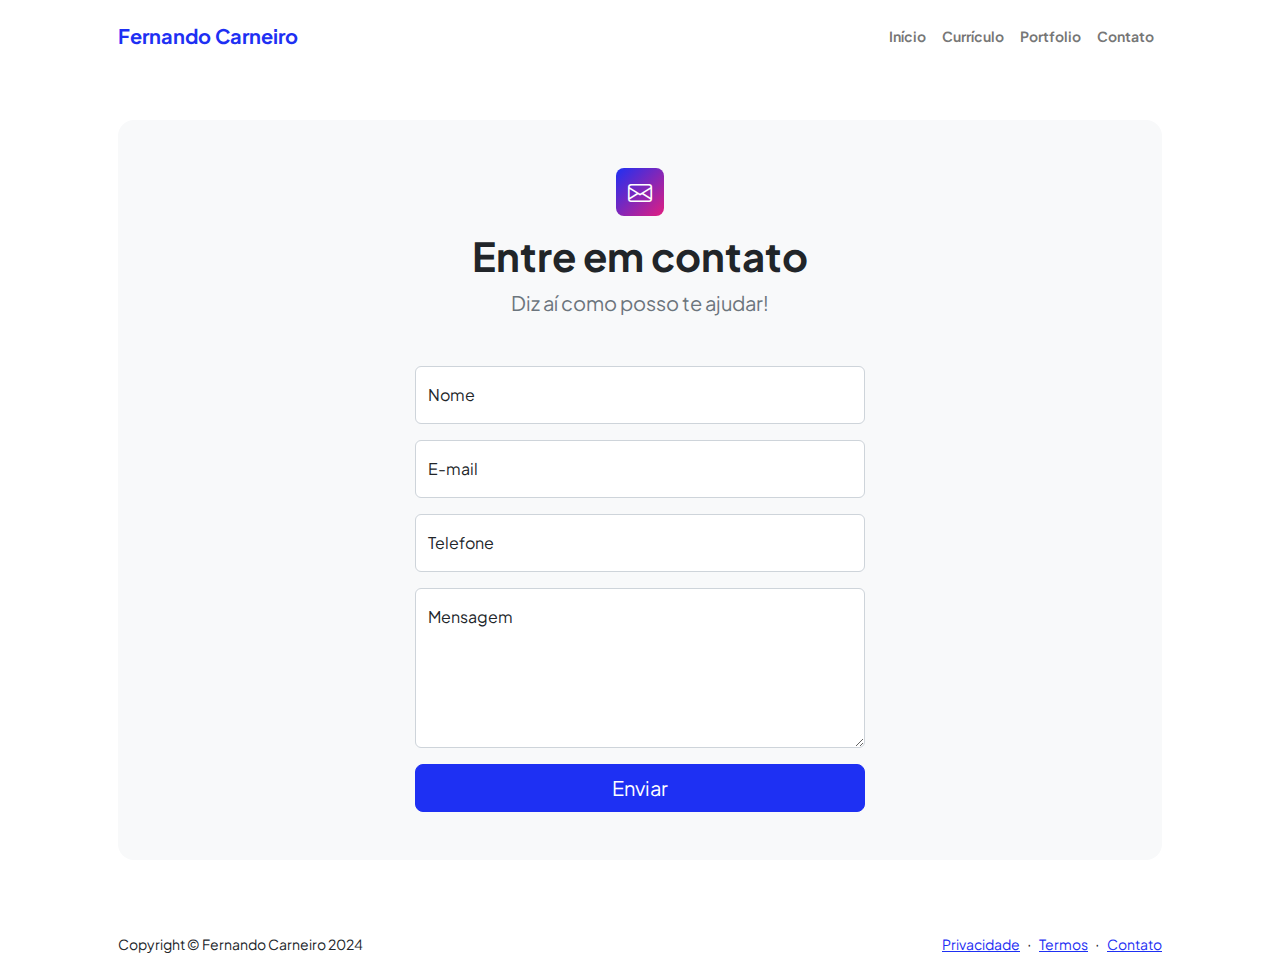
<file: contact.html>
<!DOCTYPE html>
<html lang="en">
    <head>
        <meta charset="utf-8" />
        <meta name="viewport" content="width=device-width, initial-scale=1, shrink-to-fit=no" />
        <meta name="description" content />
        <meta name="author" content />
        <title>Fernando Carneiro - Analista de Dados</title>
        <!-- Favicon-->
        <link rel="icon" type="image/x-icon" href="assets/favicon.ico" />
        <!-- Custom Google font-->
        <link rel="preconnect" href="https://fonts.googleapis.com" />
        <link rel="preconnect" href="https://fonts.gstatic.com" crossorigin />
        <link href="https://fonts.googleapis.com/css2?family=Plus+Jakarta+Sans:wght@100;200;300;400;500;600;700;800;900&amp;display=swap" rel="stylesheet" />
        <!-- Bootstrap icons-->
        <link href="https://cdn.jsdelivr.net/npm/bootstrap-icons@1.8.1/font/bootstrap-icons.css" rel="stylesheet" />
        <!-- Core theme CSS (includes Bootstrap)-->
        <link href="css/styles.css" rel="stylesheet" />
    </head>
    <body class="d-flex flex-column">
        <main class="flex-shrink-0">
            <!-- Navigation-->
            <nav class="navbar navbar-expand-lg navbar-light bg-white py-3">
                <div class="container px-5">
                    <a class="navbar-brand" href="index.html"><span class="fw-bolder text-primary">Fernando Carneiro</span></a>
                    <button class="navbar-toggler" type="button" data-bs-toggle="collapse" data-bs-target="#navbarSupportedContent" aria-controls="navbarSupportedContent" aria-expanded="false" aria-label="Toggle navigation"><span class="navbar-toggler-icon"></span></button>
                    <div class="collapse navbar-collapse" id="navbarSupportedContent">
                        <ul class="navbar-nav ms-auto mb-2 mb-lg-0 small fw-bolder">
                            <li class="nav-item"><a class="nav-link" href="index.html">Início</a></li>
                            <li class="nav-item"><a class="nav-link" href="resume.html">Currículo</a></li>
                            <li class="nav-item"><a class="nav-link" href="portfolio.html">Portfolio</a></li>
                            <li class="nav-item"><a class="nav-link" href="contact.html">Contato</a></li>
                        </ul>
                    </div>
                </div>
            </nav>
            <!-- Page content-->
            <section class="py-5">
                <div class="container px-5">
                    <!-- Contact form-->
                    <div class="bg-light rounded-4 py-5 px-4 px-md-5">
                        <div class="text-center mb-5">
                            <div class="feature bg-primary bg-gradient-primary-to-secondary text-white rounded-3 mb-3"><i class="bi bi-envelope"></i></div>
                            <h1 class="fw-bolder">Entre em contato</h1>
                            <p class="lead fw-normal text-muted mb-0">Diz aí como posso te ajudar!</p>
                        </div>
                        <div class="row gx-5 justify-content-center">
                            <div class="col-lg-8 col-xl-6">
                                <!-- * * * * * * * * * * * * * * *-->
                                <!-- * * SB Forms Contact Form * *-->
                                <!-- * * * * * * * * * * * * * * *-->
                                <!-- This form is pre-integrated with SB Forms.-->
                                <!-- To make this form functional, sign up at-->
                                <!-- https://startbootstrap.com/solution/contact-forms-->
                                <!-- to get an API token!-->
                                <!-- I removed from <form> data-sb-form-api-token="API_TOKEN" -->
                                <form id="contactForm" action="https://formspree.io/f/mwkgqrjy" method="POST">
                                    <!-- Name input-->
                                    <div class="form-floating mb-3">
                                        <input class="form-control" id="name" type="text" name="name" placeholder="Enter your name..." data-sb-validations="required" required/>
                                        <label for="name">Nome</label>
                                        <div class="invalid-feedback" data-sb-feedback="name:required">Digite seu nome primeiro.</div>
                                    </div>
                                    <!-- Email address input-->
                                    <div class="form-floating mb-3">
                                        <input class="form-control" id="email" type="email" name="email" placeholder="name@example.com" data-sb-validations="required,email" required/>
                                        <label for="email">E-mail</label>
                                        <div class="invalid-feedback" data-sb-feedback="email:required">Digite seu e-mail.</div>
                                        <div class="invalid-feedback" data-sb-feedback="email:email">Digite um e-mail válido.</div>
                                    </div>
                                    <!-- Phone number input-->
                                    <div class="form-floating mb-3">
                                        <input class="form-control" id="phone" type="tel" name="phone" placeholder="(12) 34567-8901" data-sb-validations="required" required/>
                                        <label for="phone">Telefone</label>
                                        <div class="invalid-feedback" data-sb-feedback="phone:required">É necessário um número de telefone.</div>
                                    </div>
                                    <!-- Message input-->
                                    <div class="form-floating mb-3">
                                        <textarea class="form-control" id="message" type="text" name="message" placeholder="Enter your message here..." style="height: 10rem" data-sb-validations="required" required></textarea>
                                        <label for="message">Mensagem</label>
                                        <div class="invalid-feedback" data-sb-feedback="message:required">É necessário digitar uma mensagem.</div>
                                    </div>
                                    <!-- Submit success message-->
                                    <!---->
                                    <!-- This is what your users will see when the form-->
                                    <!-- has successfully submitted-->
                                    <div class="d-none" id="submitSuccessMessage">
                                        <div class="text-center mb-3">
                                            <div class="fw-bolder">Mensagem enviada com sucesso!</div>
                                        </div>
                                    </div>
                                    <!-- Submit error message-->
                                    <!---->
                                    <!-- This is what your users will see when there is-->
                                    <!-- an error submitting the form-->
                                    <div class="d-none" id="submitErrorMessage"><div class="text-center text-danger mb-3">Erro ao enviar mensagem! 🥺</div></div>
                                    <!-- Submit Button-->
                                    <div class="d-grid"><button class="btn btn-primary btn-lg enabled" id="submitButton" type="submit">Enviar</button></div>
                                </form>
                            </div>
                        </div>
                    </div>
                </div>
            </section>
        </main>
        <!-- Footer-->
        <footer class="bg-white py-4 mt-auto">
            <div class="container px-5">
                <div class="row align-items-center justify-content-between flex-column flex-sm-row">
                    <div class="col-auto"><div class="small m-0">Copyright &copy; Fernando Carneiro 2024</div></div>
                    <div class="col-auto">
                        <a class="small" href="https://docs.github.com/pt/site-policy/privacy-policies/github-general-privacy-statement">Privacidade</a>
                        <span class="mx-1">&middot;</span>
                        <a class="small" href="https://docs.github.com/pt/site-policy/github-terms/github-terms-of-service">Termos</a>
                        <span class="mx-1">&middot;</span>
                        <a class="small" href="contact.html">Contato</a>
                    </div>
                </div>
            </div>
        </footer>
        <!-- Bootstrap core JS-->
        <script src="https://cdn.jsdelivr.net/npm/bootstrap@5.2.3/dist/js/bootstrap.bundle.min.js"></script>
        <!-- Core theme JS-->
        <script src="js/scripts.js"></script>
        <!-- * * * * * * * * * * * * * * * * * * * * * * * * * * * * * * * * * * * * * * * *-->
        <!-- * *                               SB Forms JS                               * *-->
        <!-- * * Activate your form at https://startbootstrap.com/solution/contact-forms * *-->
        <!-- * * * * * * * * * * * * * * * * * * * * * * * * * * * * * * * * * * * * * * * *-->
        <script src="https://cdn.startbootstrap.com/sb-forms-latest.js"></script>
    </body>
</html>
</file>
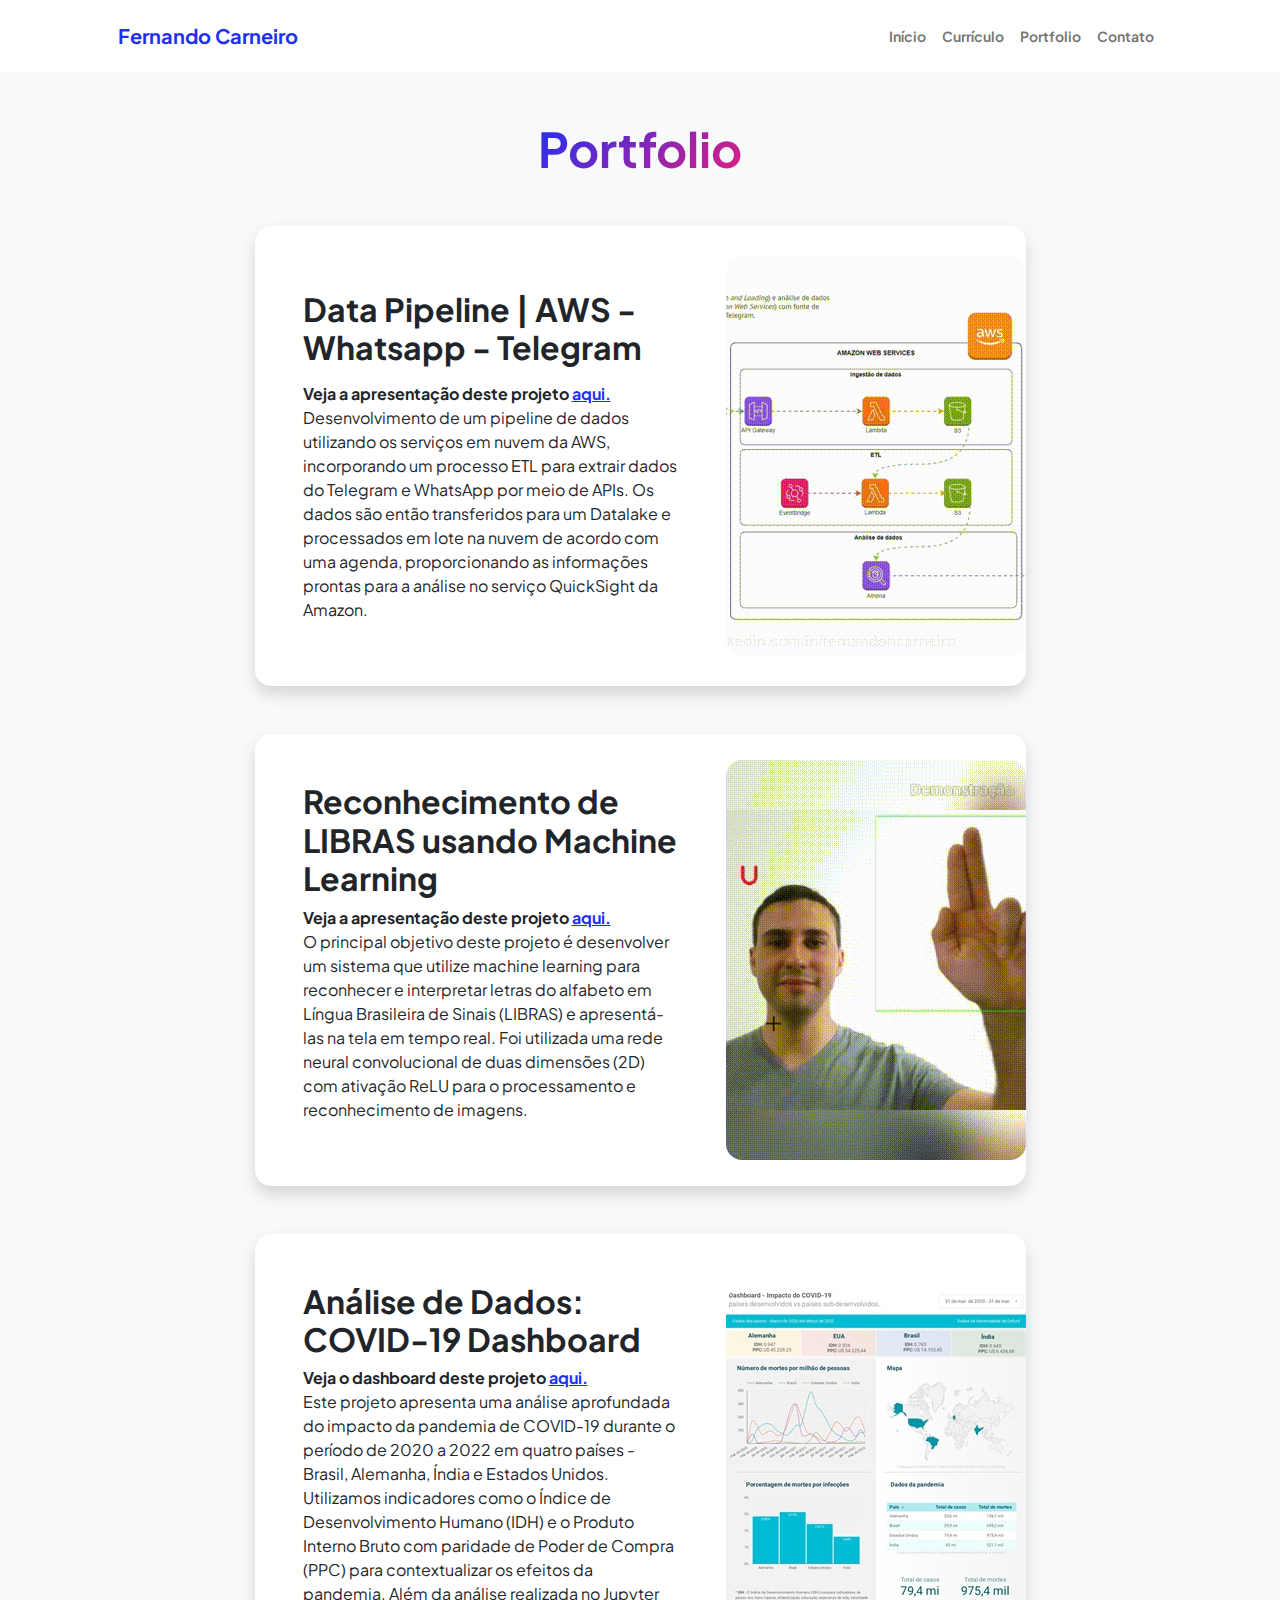
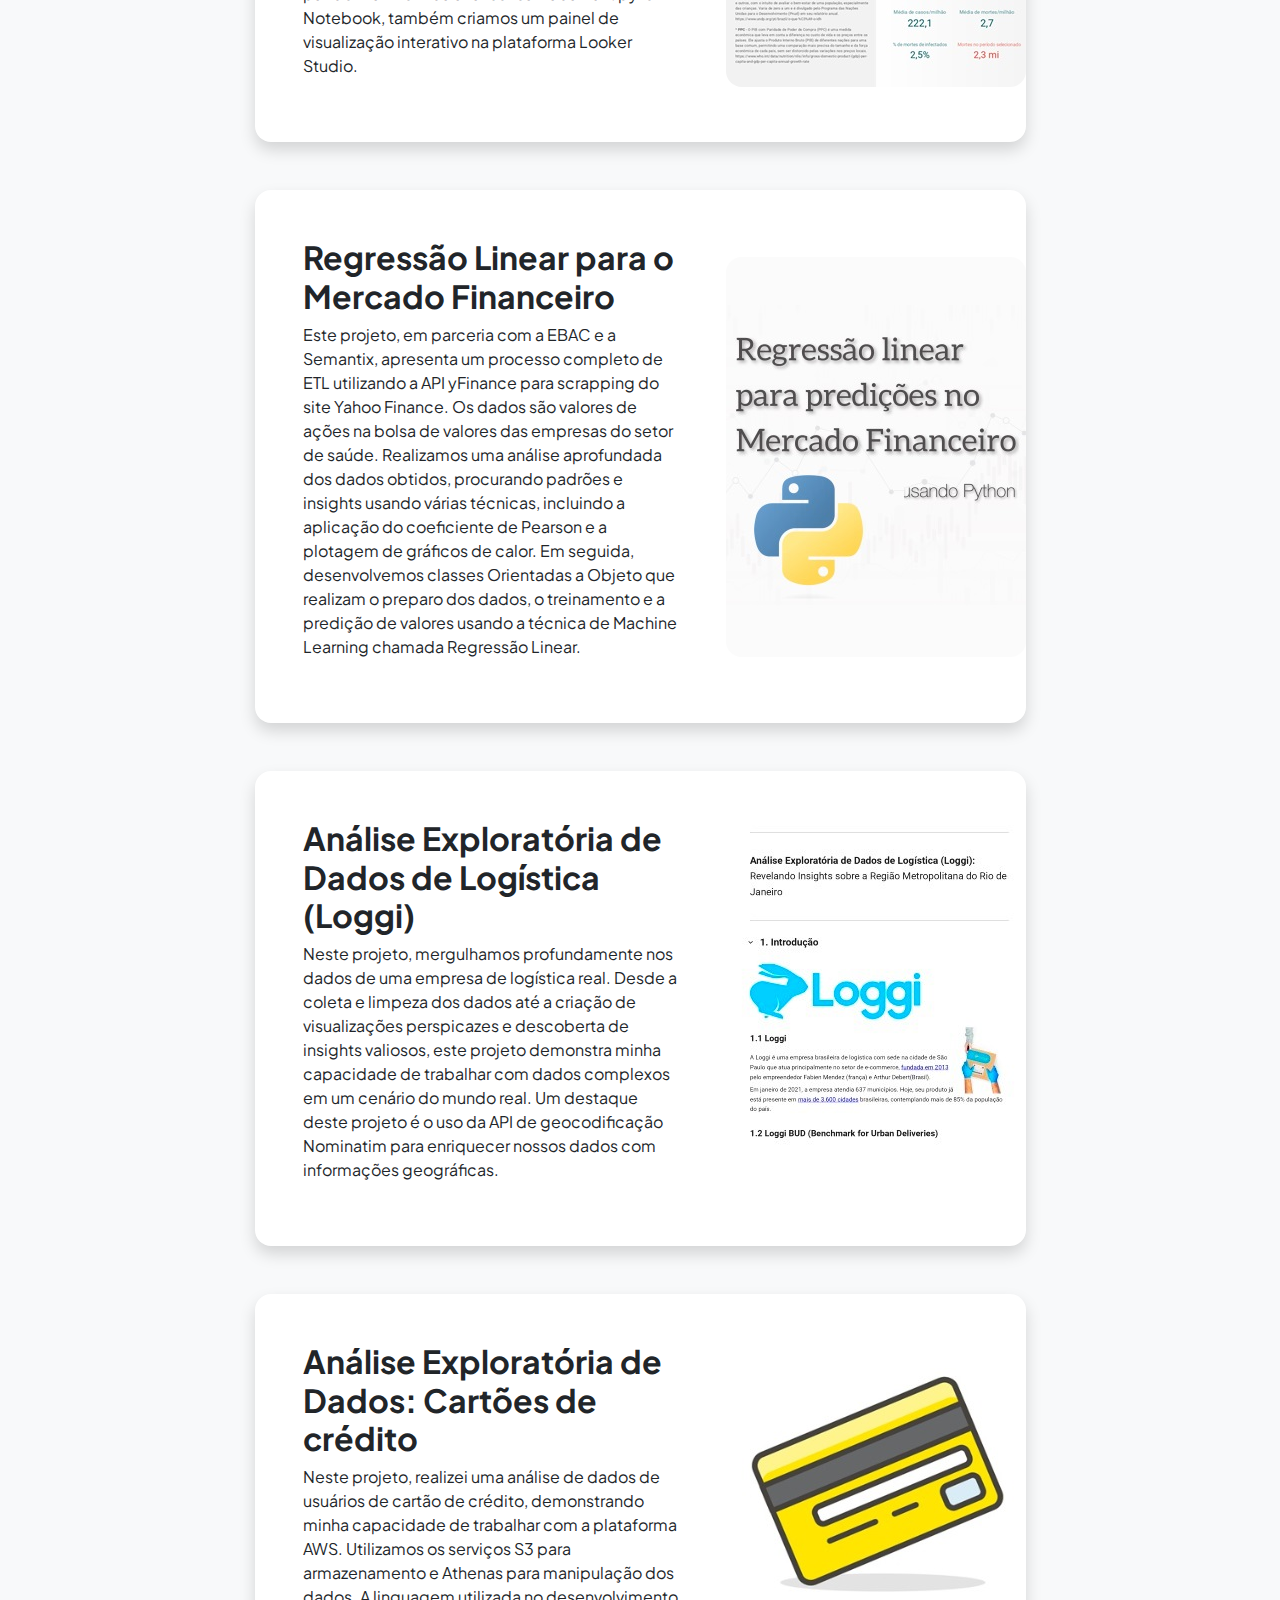
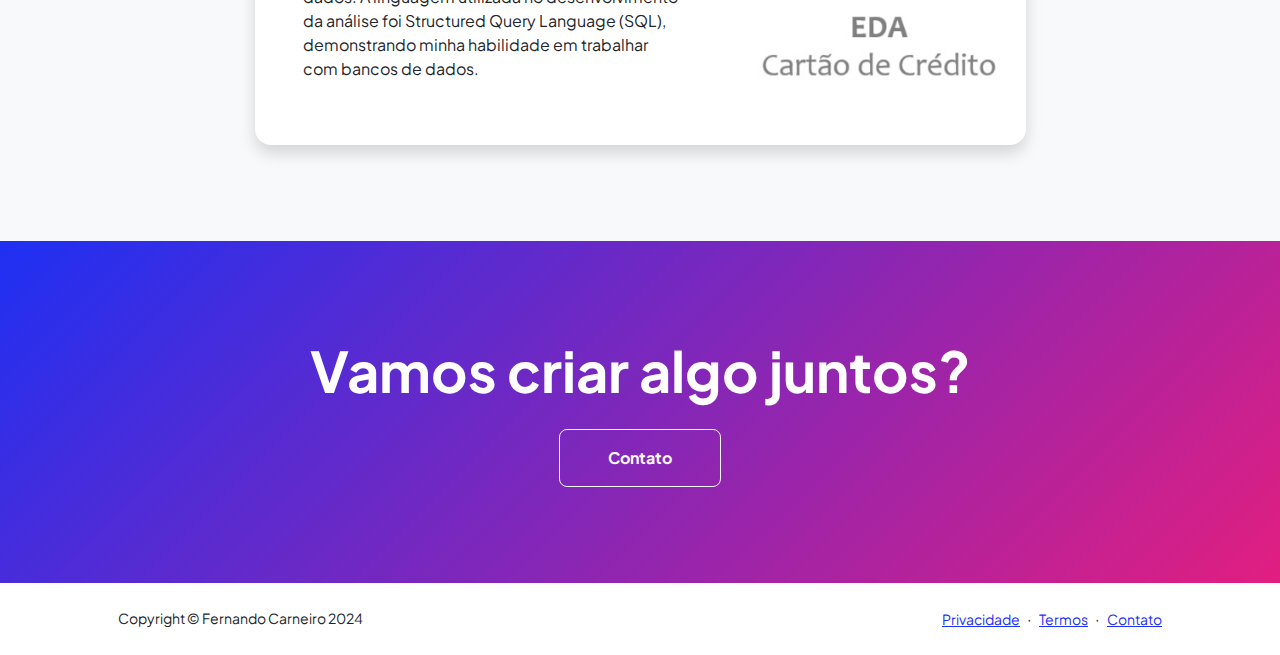
<file: portfolio.html>
<!DOCTYPE html>
<html lang="en">
    <head>
        <meta charset="utf-8" />
        <meta name="viewport" content="width=device-width, initial-scale=1, shrink-to-fit=no" />
        <meta name="description" content="" />
        <meta name="author" content="" />
        <title>Fernando Carneiro - Portfolio</title>
        <!-- Favicon-->
        <link rel="icon" type="image/x-icon" href="assets/favicon.ico" />
        <!-- Custom Google font-->
        <link rel="preconnect" href="https://fonts.googleapis.com" />
        <link rel="preconnect" href="https://fonts.gstatic.com" crossorigin />
        <link href="https://fonts.googleapis.com/css2?family=Plus+Jakarta+Sans:wght@100;200;300;400;500;600;700;800;900&amp;display=swap" rel="stylesheet" />
        <!-- Bootstrap icons-->
        <link href="https://cdn.jsdelivr.net/npm/bootstrap-icons@1.8.1/font/bootstrap-icons.css" rel="stylesheet" />
        <!-- Core theme CSS (includes Bootstrap)-->
        <link href="css/styles.css" rel="stylesheet" />
    </head>
    <body class="d-flex flex-column h-100 bg-light">
        <main class="flex-shrink-0">
            <!-- Navigation-->
            <nav class="navbar navbar-expand-lg navbar-light bg-white py-3">
                <div class="container px-5">
                    <a class="navbar-brand" href="index.html"><span class="fw-bolder text-primary">Fernando Carneiro</span></a>
                    <button class="navbar-toggler" type="button" data-bs-toggle="collapse" data-bs-target="#navbarSupportedContent" aria-controls="navbarSupportedContent" aria-expanded="false" aria-label="Toggle navigation"><span class="navbar-toggler-icon"></span></button>
                    <div class="collapse navbar-collapse" id="navbarSupportedContent">
                        <ul class="navbar-nav ms-auto mb-2 mb-lg-0 small fw-bolder">
                            <li class="nav-item"><a class="nav-link" href="index.html">Início</a></li>
                            <li class="nav-item"><a class="nav-link" href="resume.html">Currículo</a></li>
                            <li class="nav-item"><a class="nav-link" href="portfolio.html">Portfolio</a></li>
                            <li class="nav-item"><a class="nav-link" href="contact.html">Contato</a></li>
                        </ul>
                    </div>
                </div>
            </nav>
            <!-- Projects Section-->
            <section class="py-5">
                <div class="container px-5 mb-5">
                    <div class="text-center mb-5">
                        <h1 class="display-5 fw-bolder mb-0"><span class="text-gradient d-inline">Portfolio</span></h1>
                    </div>
                    <div class="row gx-5 justify-content-center">
                        <div class="col-lg-11 col-xl-9 col-xxl-8">
                            <!-- Project Card 0-->  
                            <div class="card overflow-hidden shadow rounded-4 border-0 mb-5 " onclick="handleClickCard0()">
                                <div class="card-body p-0">
                                    <div class="d-flex align-items-center">
                                        <div class="p-5">
                                            <p><h2 class="fw-bolder">Data Pipeline | AWS - Whatsapp - Telegram</h2></p>
                                            <strong>Veja a apresentação deste projeto <a href="https://www.youtube.com/live/NN229AeHW7o?si=CmpITXQgFTYyH4WD&t=4552">aqui.</a></strong>
                                            <p>Desenvolvimento de um pipeline de dados utilizando os serviços em nuvem da AWS, incorporando um processo ETL para extrair dados do Telegram e WhatsApp por meio de APIs. Os dados são então transferidos para um Datalake e processados em lote na nuvem de acordo com uma agenda, proporcionando as informações prontas para a análise no serviço QuickSight da Amazon.</p>
                                        </div>
                                        <img class="img-fluid rounded-4" src="assets/projeto_pipeline_300x400.gif" alt="Live do projeto" />
                                    </div>
                                </div>
                            </div>
                            <script>
                            function handleClickCard0() {
                                window.window.open("https://github.com/carneiro-fernando/EBAC/blob/main/Projetos/pipeline-aws-whatsapp-telegram.ipynb");
                            }
                            </script>
                            <!-- Project Card 1-->
                            <div class="card overflow-hidden shadow rounded-4 border-0 mb-5" onclick="handleClickCard1()">
                                <div class="card-body p-0">
                                    <div class="d-flex align-items-center">
                                        <div class="p-5">
                                            <h2 class="fw-bolder">Reconhecimento de LIBRAS usando Machine Learning</h2>
                                            <strong>Veja a apresentação deste projeto <a href="https://www.youtube.com/watch?v=dOTQca9Yhw4">aqui.</a></strong>
                                            <p>O principal objetivo deste projeto é desenvolver um sistema que utilize machine learning para reconhecer e interpretar letras do alfabeto em Língua Brasileira de Sinais (LIBRAS) e apresentá-las na tela em tempo real. Foi utilizada uma rede neural convolucional de duas dimensões (2D) com ativação ReLU para o processamento e reconhecimento de imagens.</p>
                                        </div>
                                        <img class="img-fluid rounded-4" src="assets/projeto_libras_300x400.gif" alt="Video do projeto" />
                                    </div>
                                </div>
                            </div>
                            <script>
                            function handleClickCard1() {
                                window.window.open("https://github.com/carneiro-fernando/Machine-Learning-Reconhecedor-de-Libras");
                            }
                            </script>
                            <!-- Project Card 2-->
                            <div class="card overflow-hidden shadow rounded-4 border-0 mb-5" onclick="handleClickCard2()">
                                <div class="card-body p-0">
                                    <div class="d-flex align-items-center">
                                        <div class="p-5">
                                            <h2 class="fw-bolder">Análise de Dados: COVID-19 Dashboard</h2>
                                            <strong>Veja o dashboard deste projeto <a href="https://lookerstudio.google.com/reporting/4a54b790-0672-486e-81fd-037fc2506a06">aqui.</a></strong>
                                            <p>Este projeto apresenta uma análise aprofundada do impacto da pandemia de COVID-19 durante o período de 2020 a 2022 em quatro países - Brasil, Alemanha, Índia e Estados Unidos. Utilizamos indicadores como o Índice de Desenvolvimento Humano (IDH) e o Produto Interno Bruto com paridade de Poder de Compra (PPC) para contextualizar os efeitos da pandemia. Além da análise realizada no Jupyter Notebook, também criamos um painel de visualização interativo na plataforma Looker Studio.</p>
                                        </div>
                                        <img class="img-fluid rounded-4" src="assets/projeto_dashboard_300x400.jpg" alt="Captura de tela do dashboard" />
                                    </div>
                                </div>
                            </div>
                            <script>
                                function handleClickCard2() {
                                    window.window.open("https://github.com/carneiro-fernando/EBAC/blob/main/Projetos/An%C3%A1lise_de_Dados_Interativa_COVID_19_Dashboard.ipynb");
                                }
                                </script>
                            <!-- Project Card 3-->
                            <div class="card overflow-hidden shadow rounded-4 border-0 mb-5" onclick="handleClickCard3()">
                                <div class="card-body p-0">
                                    <div class="d-flex align-items-center">
                                        <div class="p-5">
                                            <h2 class="fw-bolder">Regressão Linear para o Mercado Financeiro</h2>
                                            <p>Este projeto, em parceria com a EBAC e a Semantix, apresenta um processo completo de ETL utilizando a API yFinance para scrapping do site Yahoo Finance. Os dados são valores de ações na bolsa de valores das empresas do setor de saúde. Realizamos uma análise aprofundada dos dados obtidos, procurando padrões e insights usando várias técnicas, incluindo a aplicação do coeficiente de Pearson e a plotagem de gráficos de calor. Em seguida, desenvolvemos classes Orientadas a Objeto que realizam o preparo dos dados, o treinamento e a predição de valores usando a técnica de Machine Learning chamada Regressão Linear.</p>
                                        </div>
                                        <img class="img-fluid rounded-4" src="assets/projeto_mfinanceiro_300x400.jpg" alt="Thumbnail projeto mercado financeiro" />
                                    </div>
                                </div>
                            </div>
                            <script>
                                function handleClickCard3() {
                                    window.window.open("https://github.com/carneiro-fernando/EBAC/blob/main/Projetos/Projeto_de_Parceria.ipynb");
                                }
                                </script>
                            <!-- Project Card 4-->
                            <div class="card overflow-hidden shadow rounded-4 border-0 mb-5" onclick="handleClickCard4()">
                                <div class="card-body p-0">
                                    <div class="d-flex align-items-center">
                                        <div class="p-5">
                                            <h2 class="fw-bolder">Análise Exploratória de Dados de Logística (Loggi)</h2>
                                            <p>Neste projeto, mergulhamos profundamente nos dados de uma empresa de logística real. Desde a coleta e limpeza dos dados até a criação de visualizações perspicazes e descoberta de insights valiosos, este projeto demonstra minha capacidade de trabalhar com dados complexos em um cenário do mundo real. Um destaque deste projeto é o uso da API de geocodificação Nominatim para enriquecer nossos dados com informações geográficas.</p>
                                        </div>
                                        <img class="img-fluid rounded-4" src="assets/projeto_loggi_300x400.jpg" alt="Captura de tela do projeto" />
                                    </div>
                                </div>
                            </div>
                            <script>
                                function handleClickCard4() {
                                    window.window.open("https://github.com/carneiro-fernando/EBAC/blob/main/Projetos/Analise_Exploratoria_de_Dados_de_Logistica_(Loggi).ipynb");
                                }
                                </script>
                            <!-- Project Card 5-->
                            <div class="card overflow-hidden shadow rounded-4 border-0" onclick="handleClickCard5()">
                                <div class="card-body p-0">
                                    <div class="d-flex align-items-center">
                                        <div class="p-5">
                                            <h2 class="fw-bolder">Análise Exploratória de Dados: Cartões de crédito</h2>
                                            <p>Neste projeto, realizei uma análise de dados de usuários de cartão de crédito, demonstrando minha capacidade de trabalhar com a plataforma AWS. Utilizamos os serviços S3 para armazenamento e Athenas para manipulação dos dados. A linguagem utilizada no desenvolvimento da análise foi Structured Query Language (SQL), demonstrando minha habilidade em trabalhar com bancos de dados.</p>
                                        </div>
                                        <img class="img-fluid rounded-4" src="assets/projeto_edacredito_300x400.jpg" alt="Logo cartão de crédito" />
                                    </div>
                                </div>
                            </div>
                            <script>
                                function handleClickCard5() {
                                    window.window.open("https://github.com/carneiro-fernando/EBAC/blob/main/Projetos/EDA_of_credit_card.ipynb");
                                }
                                </script>
                        </div>
                    </div>
                </div>
            </section>
            <!-- Call to action section-->
            <section class="py-5 bg-gradient-primary-to-secondary text-white">
                <div class="container px-5 my-5">
                    <div class="text-center">
                        <h2 class="display-4 fw-bolder mb-4">Vamos criar algo juntos?</h2>
                        <a class="btn btn-outline-light btn-lg px-5 py-3 fs-6 fw-bolder" href="contact.html">Contato</a>
                    </div>
                </div>
            </section>
        </main>
        <!-- Footer-->
        <footer class="bg-white py-4 mt-auto">
            <div class="container px-5">
                <div class="row align-items-center justify-content-between flex-column flex-sm-row">
                    <div class="col-auto"><div class="small m-0">Copyright &copy; Fernando Carneiro 2024</div></div>
                    <div class="col-auto">
                        <a class="small" href="https://docs.github.com/pt/site-policy/privacy-policies/github-general-privacy-statement">Privacidade</a>
                        <span class="mx-1">&middot;</span>
                        <a class="small" href="https://docs.github.com/pt/site-policy/github-terms/github-terms-of-service">Termos</a>
                        <span class="mx-1">&middot;</span>
                        <a class="small" href="contact.html">Contato</a>
                    </div>
                </div>
            </div>
        </footer>
        <!-- Bootstrap core JS-->
        <script src="https://cdn.jsdelivr.net/npm/bootstrap@5.2.3/dist/js/bootstrap.bundle.min.js"></script>
        <!-- Core theme JS-->
        <script src="js/scripts.js"></script>
    </body>
</html>
</file>
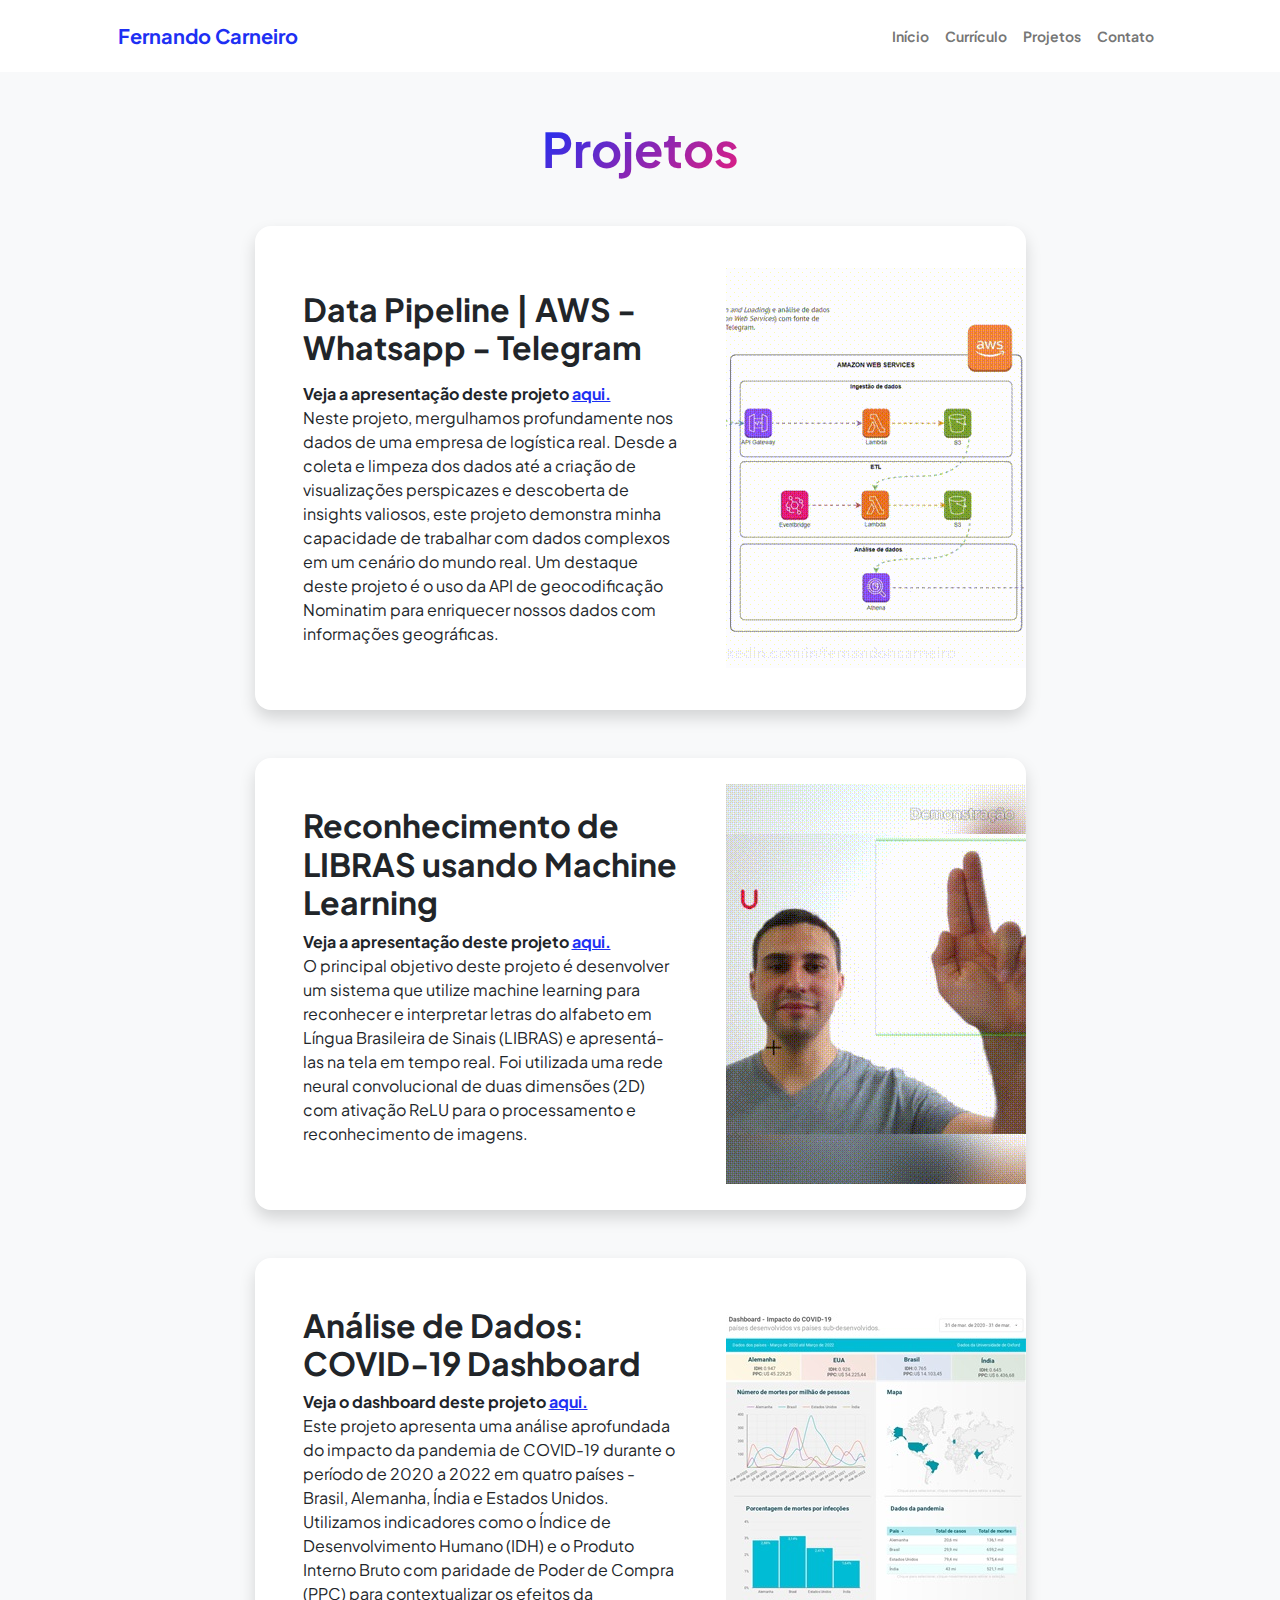
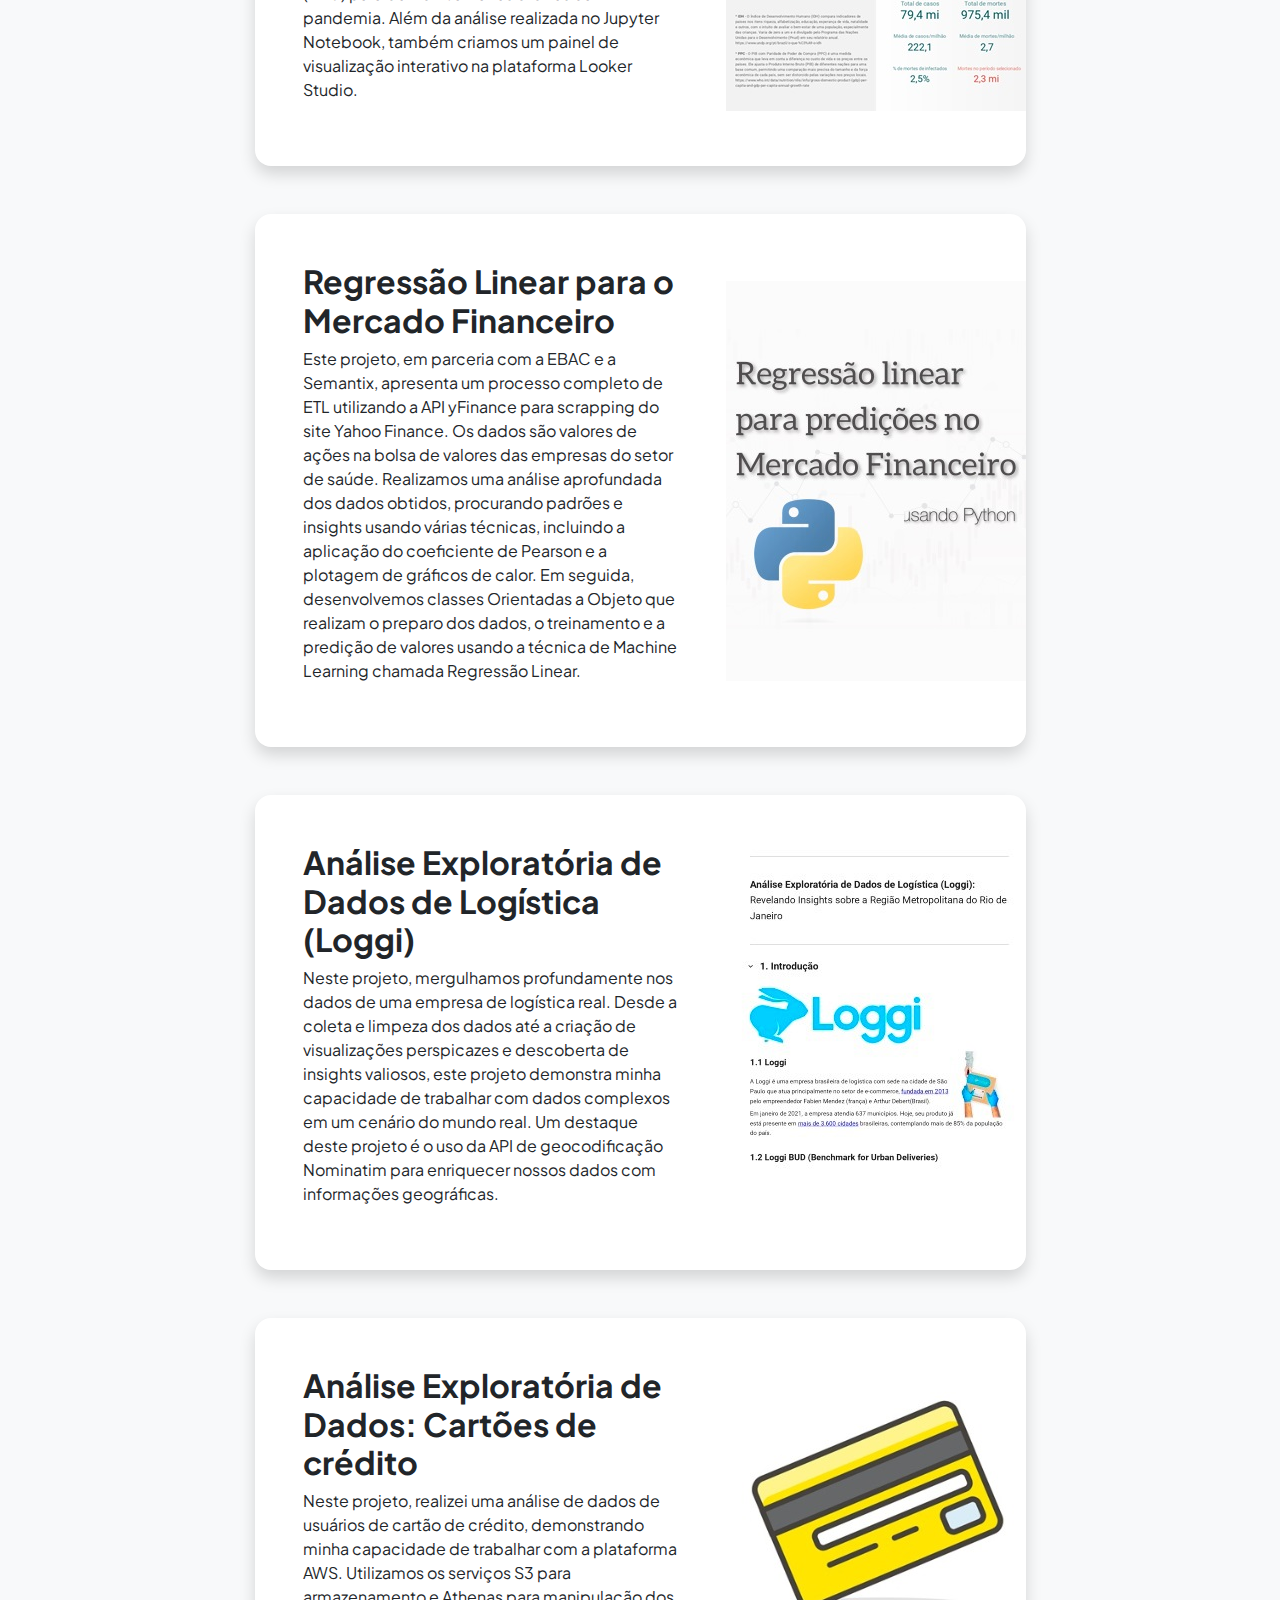
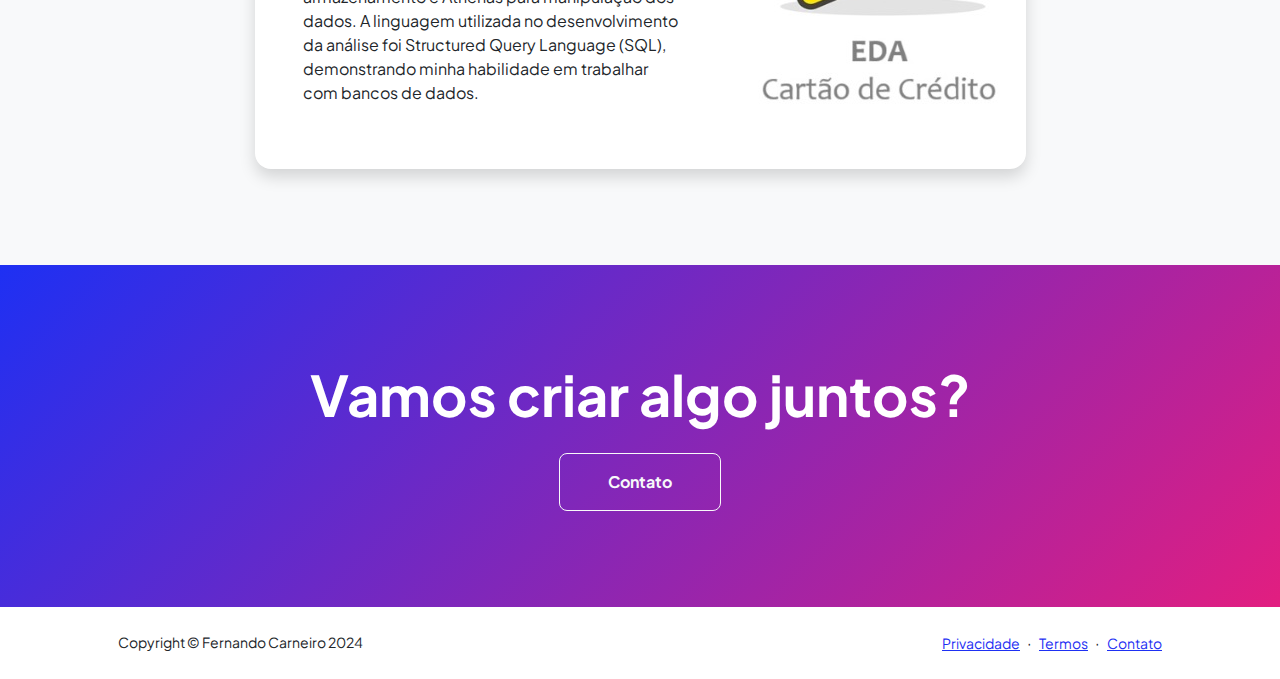
<file: projects.html>
<!DOCTYPE html>
<html lang="en">
    <head>
        <meta charset="utf-8" />
        <meta name="viewport" content="width=device-width, initial-scale=1, shrink-to-fit=no" />
        <meta name="description" content="" />
        <meta name="author" content="" />
        <title>Fernando Carneiro - Portfolio</title>
        <!-- Favicon-->
        <link rel="icon" type="image/x-icon" href="assets/favicon.ico" />
        <!-- Custom Google font-->
        <link rel="preconnect" href="https://fonts.googleapis.com" />
        <link rel="preconnect" href="https://fonts.gstatic.com" crossorigin />
        <link href="https://fonts.googleapis.com/css2?family=Plus+Jakarta+Sans:wght@100;200;300;400;500;600;700;800;900&amp;display=swap" rel="stylesheet" />
        <!-- Bootstrap icons-->
        <link href="https://cdn.jsdelivr.net/npm/bootstrap-icons@1.8.1/font/bootstrap-icons.css" rel="stylesheet" />
        <!-- Core theme CSS (includes Bootstrap)-->
        <link href="css/styles.css" rel="stylesheet" />
    </head>
    <body class="d-flex flex-column h-100 bg-light">
        <main class="flex-shrink-0">
            <!-- Navigation-->
            <nav class="navbar navbar-expand-lg navbar-light bg-white py-3">
                <div class="container px-5">
                    <a class="navbar-brand" href="index.html"><span class="fw-bolder text-primary">Fernando Carneiro</span></a>
                    <button class="navbar-toggler" type="button" data-bs-toggle="collapse" data-bs-target="#navbarSupportedContent" aria-controls="navbarSupportedContent" aria-expanded="false" aria-label="Toggle navigation"><span class="navbar-toggler-icon"></span></button>
                    <div class="collapse navbar-collapse" id="navbarSupportedContent">
                        <ul class="navbar-nav ms-auto mb-2 mb-lg-0 small fw-bolder">
                            <li class="nav-item"><a class="nav-link" href="index.html">Início</a></li>
                            <li class="nav-item"><a class="nav-link" href="resume.html">Currículo</a></li>
                            <li class="nav-item"><a class="nav-link" href="projects.html">Projetos</a></li>
                            <li class="nav-item"><a class="nav-link" href="contact.html">Contato</a></li>
                        </ul>
                    </div>
                </div>
            </nav>
            <!-- Projects Section-->
            <section class="py-5">
                <div class="container px-5 mb-5">
                    <div class="text-center mb-5">
                        <h1 class="display-5 fw-bolder mb-0"><span class="text-gradient d-inline">Projetos</span></h1>
                    </div>
                    <div class="row gx-5 justify-content-center">
                        <div class="col-lg-11 col-xl-9 col-xxl-8">
                            <!-- Project Card 0-->
                            <div class="card overflow-hidden shadow rounded-4 border-0 mb-5">
                                <div class="card-body p-0">
                                    <div class="d-flex align-items-center">
                                        <div class="p-5">
                                            <p><h2 class="fw-bolder">Data Pipeline | AWS - Whatsapp - Telegram</h2></p>
                                            <strong>Veja a apresentação deste projeto <a href="https://www.youtube.com/live/NN229AeHW7o?si=CmpITXQgFTYyH4WD&t=4552">aqui.</a></strong>
                                            <p>Neste projeto, mergulhamos profundamente nos dados de uma empresa de logística real. Desde a coleta e limpeza dos dados até a criação de visualizações perspicazes e descoberta de insights valiosos, este projeto demonstra minha capacidade de trabalhar com dados complexos em um cenário do mundo real. Um destaque deste projeto é o uso da API de geocodificação Nominatim para enriquecer nossos dados com informações geográficas.</p>
                                        </div>
                                        <img class="img-fluid" src="assets/projeto_pipeline_300x400.gif" alt="Live do projeto" />
                                    </div>
                                </div>
                            </div>
                            <!-- Project Card 1-->
                            <div class="card overflow-hidden shadow rounded-4 border-0 mb-5">
                                <div class="card-body p-0">
                                    <div class="d-flex align-items-center">
                                        <div class="p-5">
                                            <h2 class="fw-bolder">Reconhecimento de LIBRAS usando Machine Learning</h2>
                                            <strong>Veja a apresentação deste projeto <a href="https://www.youtube.com/watch?v=dOTQca9Yhw4">aqui.</a></strong>
                                            <p>O principal objetivo deste projeto é desenvolver um sistema que utilize machine learning para reconhecer e interpretar letras do alfabeto em Língua Brasileira de Sinais (LIBRAS) e apresentá-las na tela em tempo real. Foi utilizada uma rede neural convolucional de duas dimensões (2D) com ativação ReLU para o processamento e reconhecimento de imagens.</p>
                                        </div>
                                        <img class="img-fluid" src="assets/projeto_libras_300x400.gif" alt="Video do projeto" />
                                    </div>
                                </div>
                            </div>
                            <!-- Project Card 2-->
                            <div class="card overflow-hidden shadow rounded-4 border-0 mb-5">
                                <div class="card-body p-0">
                                    <div class="d-flex align-items-center">
                                        <div class="p-5">
                                            <h2 class="fw-bolder">Análise de Dados: COVID-19 Dashboard</h2>
                                            <strong>Veja o dashboard deste projeto <a href="https://lookerstudio.google.com/reporting/4a54b790-0672-486e-81fd-037fc2506a06">aqui.</a></strong>
                                            <p>Este projeto apresenta uma análise aprofundada do impacto da pandemia de COVID-19 durante o período de 2020 a 2022 em quatro países - Brasil, Alemanha, Índia e Estados Unidos. Utilizamos indicadores como o Índice de Desenvolvimento Humano (IDH) e o Produto Interno Bruto com paridade de Poder de Compra (PPC) para contextualizar os efeitos da pandemia. Além da análise realizada no Jupyter Notebook, também criamos um painel de visualização interativo na plataforma Looker Studio.</p>
                                        </div>
                                        <img class="img-fluid" src="assets/projeto_dashboard_300x400.jpg" alt="Captura de tela do dashboard" />
                                    </div>
                                </div>
                            </div>
                            <!-- Project Card 3-->
                            <div class="card overflow-hidden shadow rounded-4 border-0 mb-5">
                                <div class="card-body p-0">
                                    <div class="d-flex align-items-center">
                                        <div class="p-5">
                                            <h2 class="fw-bolder">Regressão Linear para o Mercado Financeiro</h2>
                                            <p>Este projeto, em parceria com a EBAC e a Semantix, apresenta um processo completo de ETL utilizando a API yFinance para scrapping do site Yahoo Finance. Os dados são valores de ações na bolsa de valores das empresas do setor de saúde. Realizamos uma análise aprofundada dos dados obtidos, procurando padrões e insights usando várias técnicas, incluindo a aplicação do coeficiente de Pearson e a plotagem de gráficos de calor. Em seguida, desenvolvemos classes Orientadas a Objeto que realizam o preparo dos dados, o treinamento e a predição de valores usando a técnica de Machine Learning chamada Regressão Linear.</p>
                                        </div>
                                        <img class="img-fluid" src="assets/projeto_mfinanceiro_300x400.jpg" alt="Thumbnail projeto mercado financeiro" />
                                    </div>
                                </div>
                            </div>
                            <!-- Project Card 4-->
                            <div class="card overflow-hidden shadow rounded-4 border-0 mb-5">
                                <div class="card-body p-0">
                                    <div class="d-flex align-items-center">
                                        <div class="p-5">
                                            <h2 class="fw-bolder">Análise Exploratória de Dados de Logística (Loggi)</h2>
                                            <p>Neste projeto, mergulhamos profundamente nos dados de uma empresa de logística real. Desde a coleta e limpeza dos dados até a criação de visualizações perspicazes e descoberta de insights valiosos, este projeto demonstra minha capacidade de trabalhar com dados complexos em um cenário do mundo real. Um destaque deste projeto é o uso da API de geocodificação Nominatim para enriquecer nossos dados com informações geográficas.</p>
                                        </div>
                                        <img class="img-fluid" src="assets/projeto_loggi_300x400.jpg" alt="Captura de tela do projeto" />
                                    </div>
                                </div>
                            </div>
                            <!-- Project Card 5-->
                            <div class="card overflow-hidden shadow rounded-4 border-0">
                                <div class="card-body p-0">
                                    <div class="d-flex align-items-center">
                                        <div class="p-5">
                                            <h2 class="fw-bolder">Análise Exploratória de Dados: Cartões de crédito</h2>
                                            <p>Neste projeto, realizei uma análise de dados de usuários de cartão de crédito, demonstrando minha capacidade de trabalhar com a plataforma AWS. Utilizamos os serviços S3 para armazenamento e Athenas para manipulação dos dados. A linguagem utilizada no desenvolvimento da análise foi Structured Query Language (SQL), demonstrando minha habilidade em trabalhar com bancos de dados.</p>
                                        </div>
                                        <img class="img-fluid" src="assets/projeto_edacredito_300x400.jpg" alt="Logo cartão de crédito" />
                                    </div>
                                </div>
                            </div>
                        </div>
                    </div>
                </div>
            </section>
            <!-- Call to action section-->
            <section class="py-5 bg-gradient-primary-to-secondary text-white">
                <div class="container px-5 my-5">
                    <div class="text-center">
                        <h2 class="display-4 fw-bolder mb-4">Vamos criar algo juntos?</h2>
                        <a class="btn btn-outline-light btn-lg px-5 py-3 fs-6 fw-bolder" href="contact.html">Contato</a>
                    </div>
                </div>
            </section>
        </main>
        <!-- Footer-->
        <footer class="bg-white py-4 mt-auto">
            <div class="container px-5">
                <div class="row align-items-center justify-content-between flex-column flex-sm-row">
                    <div class="col-auto"><div class="small m-0">Copyright &copy; Fernando Carneiro 2024</div></div>
                    <div class="col-auto">
                        <a class="small" href="#!">Privacidade</a>
                        <span class="mx-1">&middot;</span>
                        <a class="small" href="#!">Termos</a>
                        <span class="mx-1">&middot;</span>
                        <a class="small" href="#!">Contato</a>
                    </div>
                </div>
            </div>
        </footer>
        <!-- Bootstrap core JS-->
        <script src="https://cdn.jsdelivr.net/npm/bootstrap@5.2.3/dist/js/bootstrap.bundle.min.js"></script>
        <!-- Core theme JS-->
        <script src="js/scripts.js"></script>
    </body>
</html>
</file>
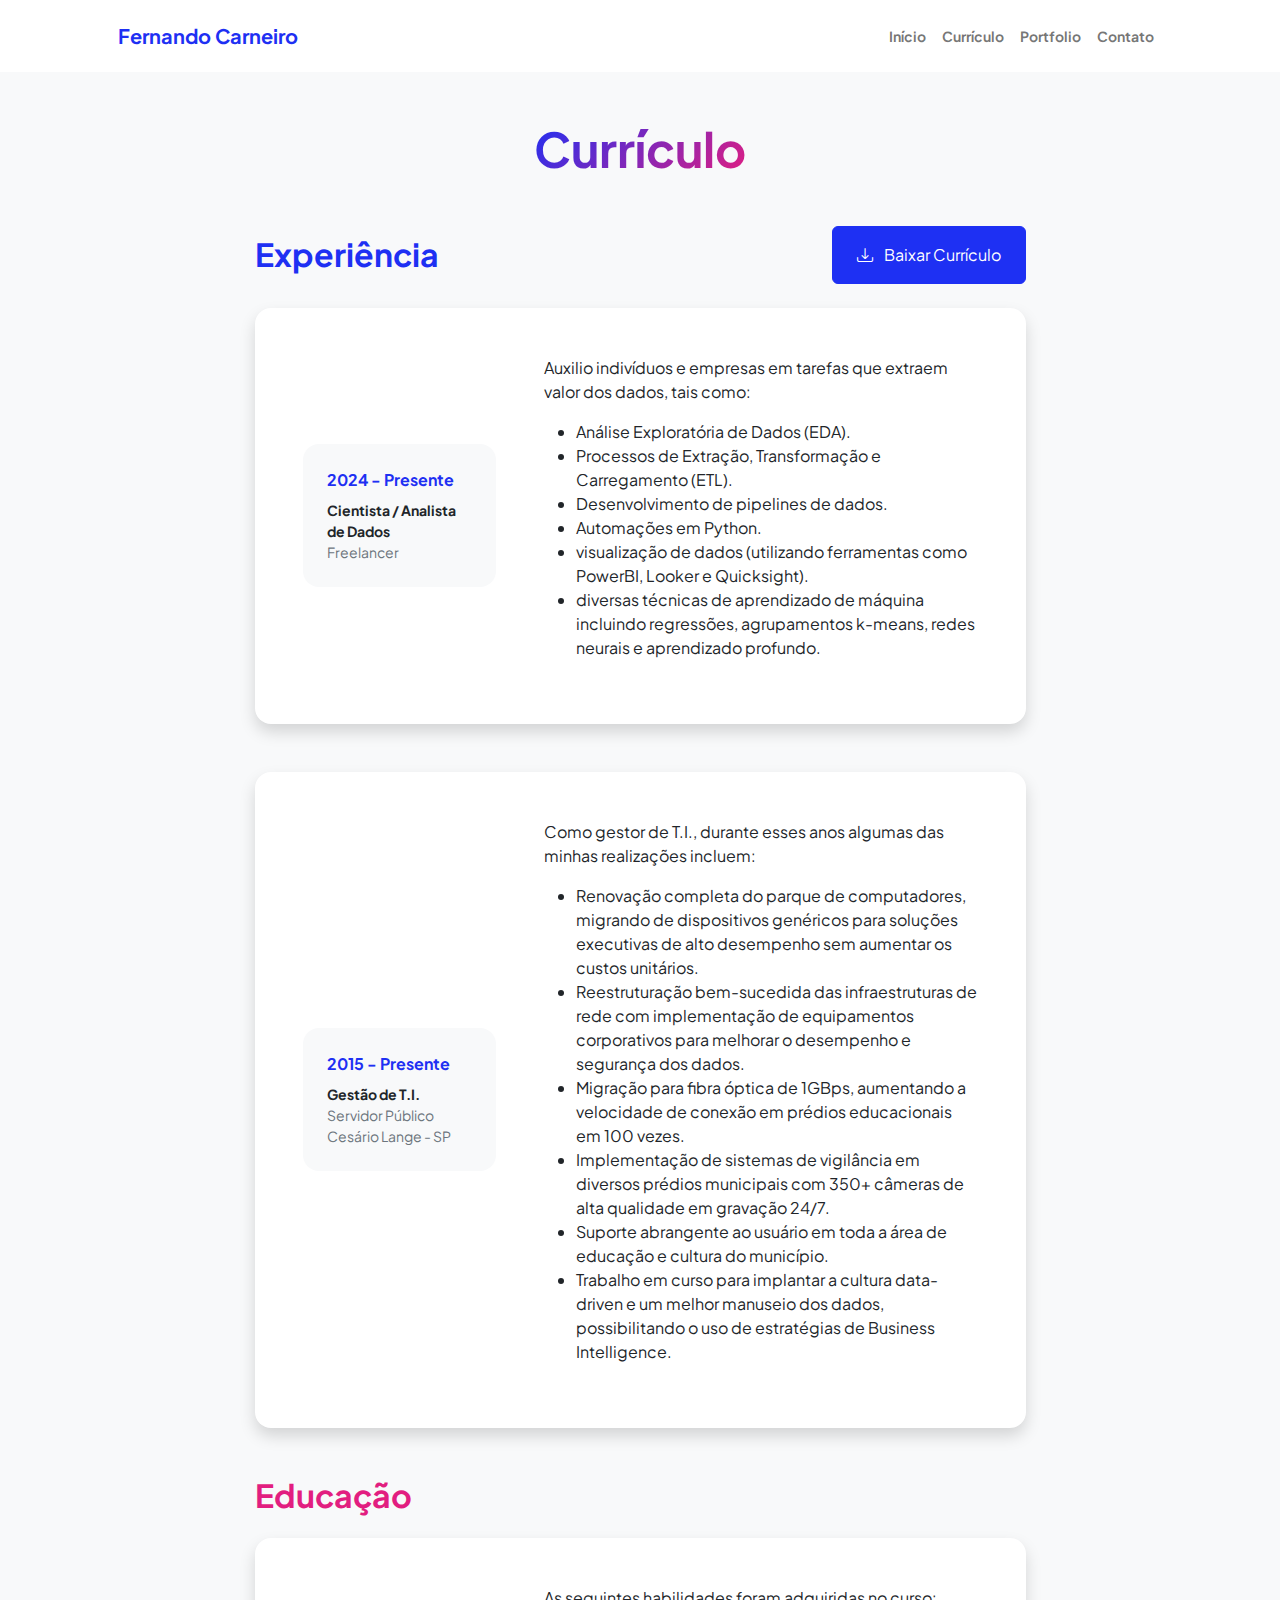
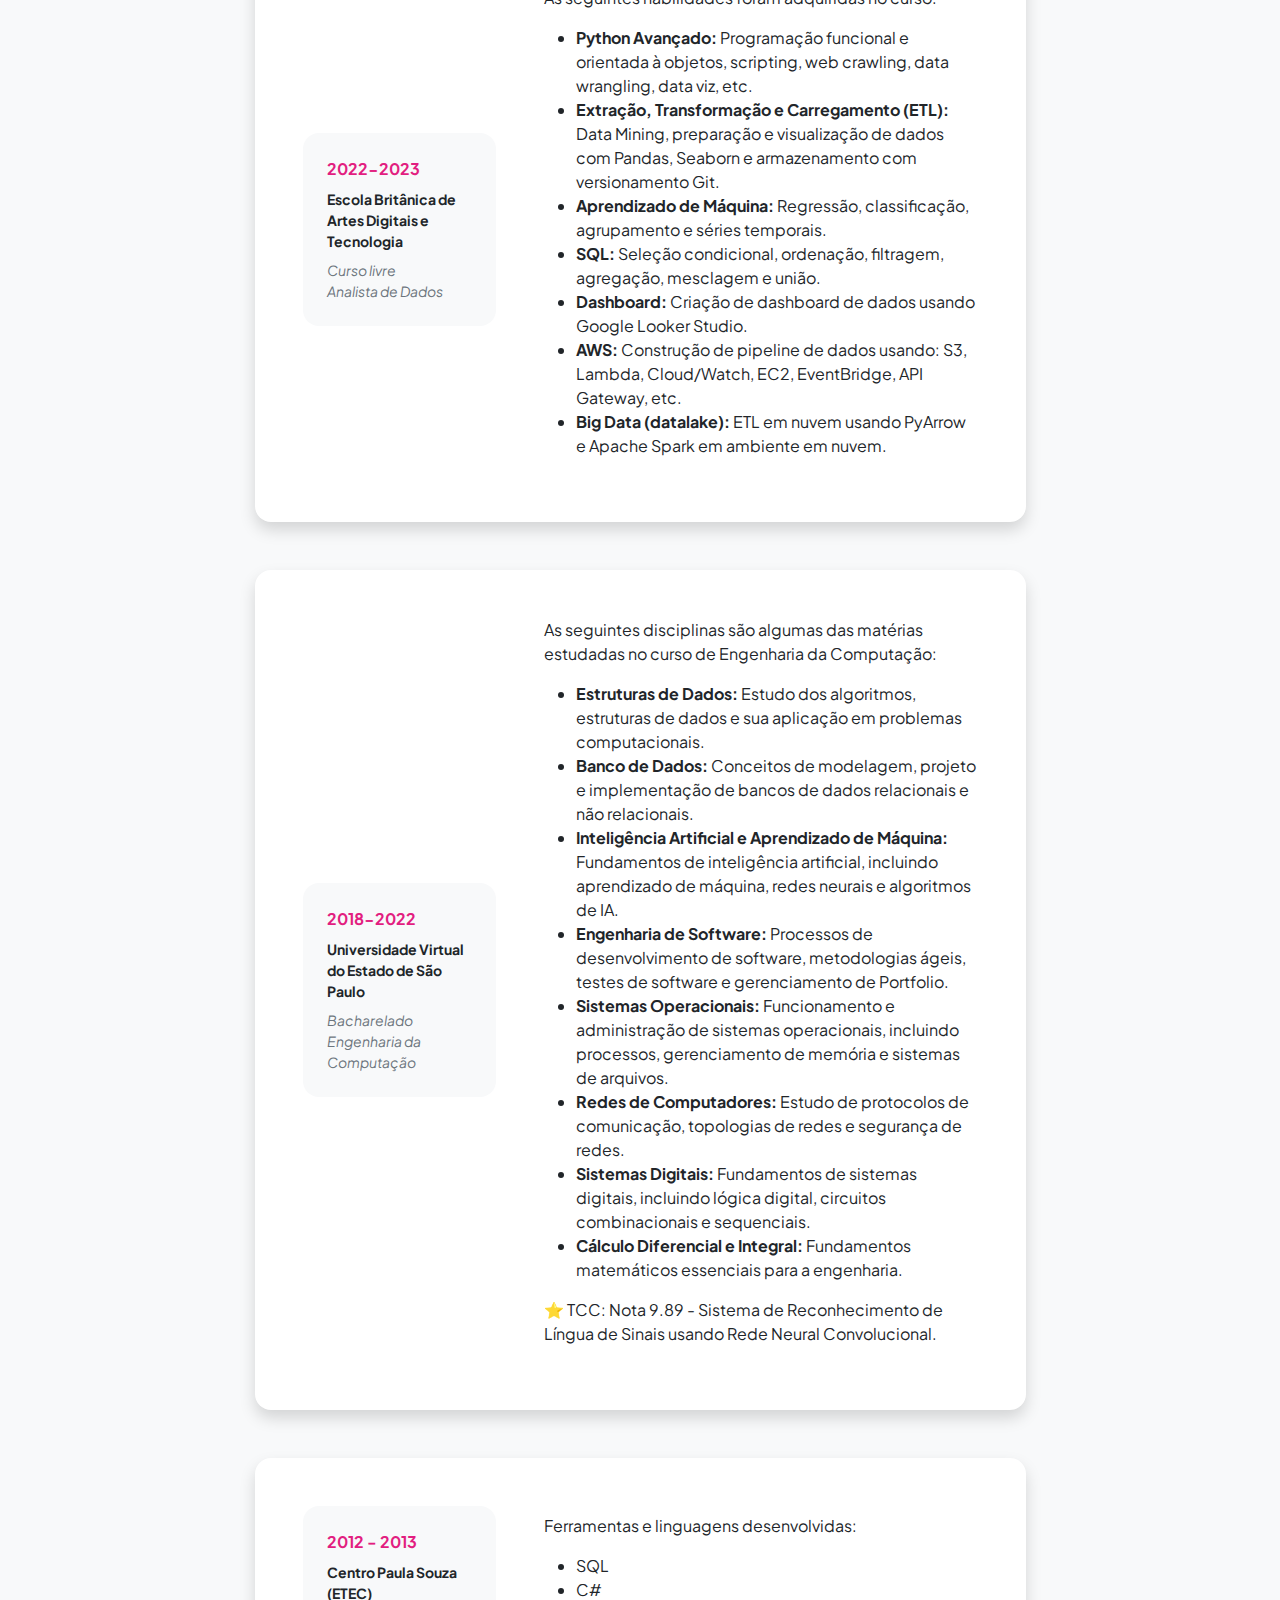
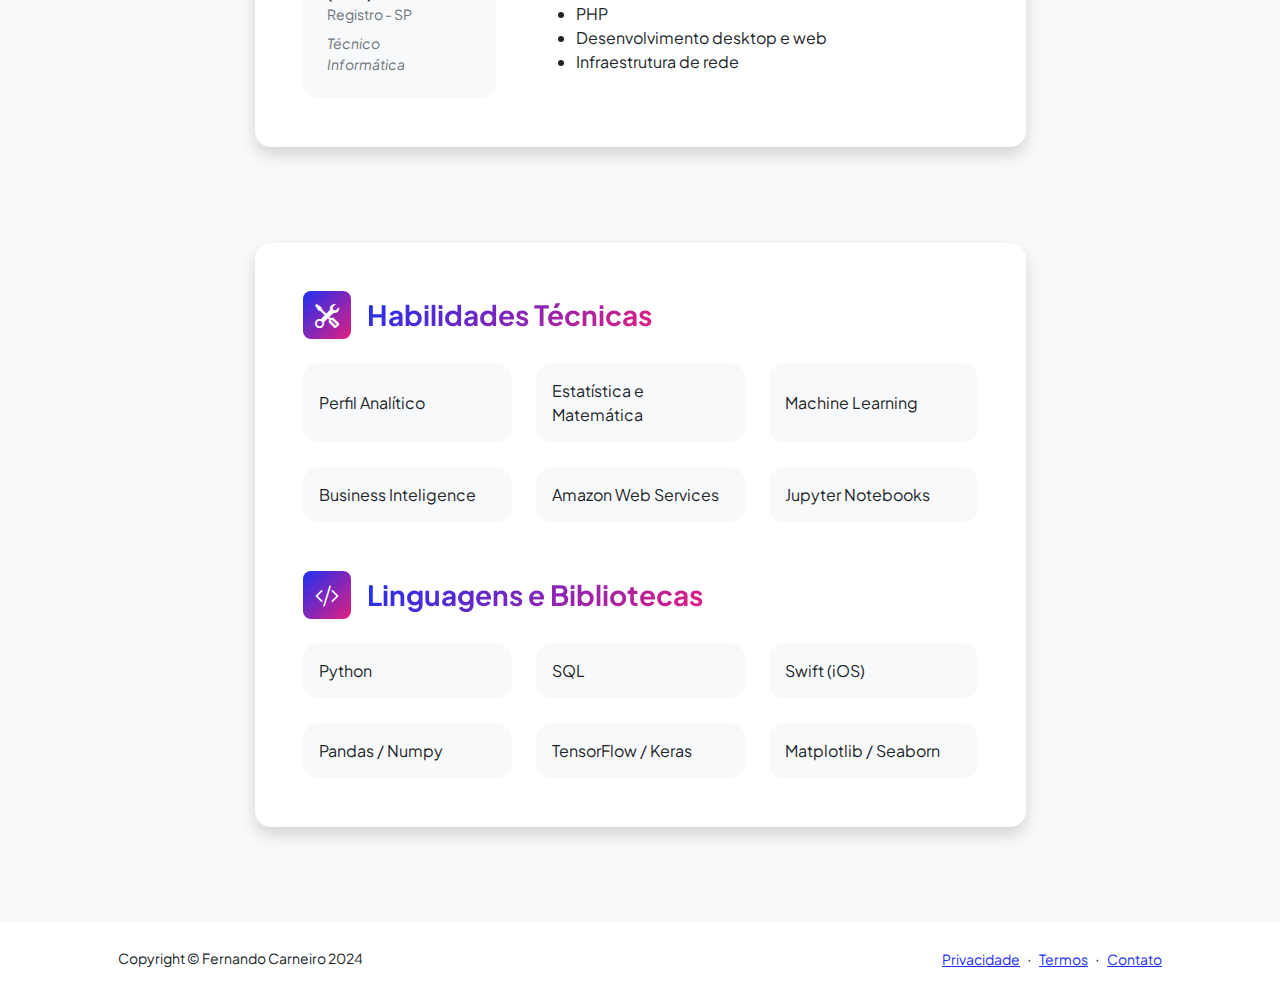
<file: resume.html>
<!DOCTYPE html>
<html lang="en">
    <head>
        <meta charset="utf-8" />
        <meta name="viewport" content="width=device-width, initial-scale=1, shrink-to-fit=no" />
        <meta name="description" content="" />
        <meta name="author" content="" />
        <title>Fernando Carneiro - Currículo</title>
        <!-- Favicon-->
        <link rel="icon" type="image/x-icon" href="assets/favicon.ico" />
        <!-- Custom Google font-->
        <link rel="preconnect" href="https://fonts.googleapis.com" />
        <link rel="preconnect" href="https://fonts.gstatic.com" crossorigin />
        <link href="https://fonts.googleapis.com/css2?family=Plus+Jakarta+Sans:wght@100;200;300;400;500;600;700;800;900&amp;display=swap" rel="stylesheet" />
        <!-- Bootstrap icons-->
        <link href="https://cdn.jsdelivr.net/npm/bootstrap-icons@1.8.1/font/bootstrap-icons.css" rel="stylesheet" />
        <!-- Core theme CSS (includes Bootstrap)-->
        <link href="css/styles.css" rel="stylesheet" />
    </head>
    <body class="d-flex flex-column h-100 bg-light">
        <main class="flex-shrink-0">
            <!-- Navigation-->
            <nav class="navbar navbar-expand-lg navbar-light bg-white py-3">
                <div class="container px-5">
                    <a class="navbar-brand" href="index.html"><span class="fw-bolder text-primary">Fernando Carneiro</span></a>
                    <button class="navbar-toggler" type="button" data-bs-toggle="collapse" data-bs-target="#navbarSupportedContent" aria-controls="navbarSupportedContent" aria-expanded="false" aria-label="Toggle navigation"><span class="navbar-toggler-icon"></span></button>
                    <div class="collapse navbar-collapse" id="navbarSupportedContent">
                        <ul class="navbar-nav ms-auto mb-2 mb-lg-0 small fw-bolder">
                            <li class="nav-item"><a class="nav-link" href="index.html">Início</a></li>
                            <li class="nav-item"><a class="nav-link" href="resume.html">Currículo</a></li>
                            <li class="nav-item"><a class="nav-link" href="portfolio.html">Portfolio</a></li>
                            <li class="nav-item"><a class="nav-link" href="contact.html">Contato</a></li>
                        </ul>
                    </div>
                </div>
            </nav>
            <!-- Page Content-->
            <div class="container px-5 my-5">
                <div class="text-center mb-5">
                    <h1 class="display-5 fw-bolder mb-0"><span class="text-gradient d-inline">Currículo</span></h1>
                </div>
                <div class="row gx-5 justify-content-center">
                    <div class="col-lg-11 col-xl-9 col-xxl-8">
                        <!-- Experience Section-->
                        <section>
                            <div class="d-flex align-items-center justify-content-between mb-4">
                                <h2 class="text-primary fw-bolder mb-0">Experiência</h2>
                                <!-- Download resume button-->
                                <!-- Note: Set the link href target to a PDF file within your project-->
                                <a class="btn btn-primary px-4 py-3" href="assets/FernandoCarneiro_resume.pdf">
                                    <div class="d-inline-block bi bi-download me-2"></div>
                                    Baixar Currículo
                                </a>
                            </div>
                            <!-- Experience Card 1-->
                            <div class="card shadow border-0 rounded-4 mb-5">
                                <div class="card-body p-5">
                                    <div class="row align-items-center gx-5">
                                        <div class="col text-center text-lg-start mb-4 mb-lg-0">
                                            <div class="bg-light p-4 rounded-4">
                                                <div class="text-primary fw-bolder mb-2">2024 - Presente</div>
                                                <div class="small fw-bolder">Cientista / Analista de Dados</div>
                                                <div class="small text-muted">Freelancer</div>
                                            </div>
                                        </div>
                                        <div class="col-lg-8">
                                            <div>
                                                <p>Auxilio indivíduos e empresas em tarefas que extraem valor dos dados, tais como:</p>
                                              <ul>
                                                <li>Análise Exploratória de Dados (EDA).</li>
                                                <li>Processos de Extração, Transformação e Carregamento (ETL).</li>
                                                <li>Desenvolvimento de pipelines de dados.</li>
                                                <li>Automações em Python.</li>
                                                <li>visualização de dados (utilizando ferramentas como PowerBI, Looker e Quicksight).</li>
                                                <li>diversas técnicas de aprendizado de máquina incluindo regressões, agrupamentos k-means, redes neurais e aprendizado profundo.</li>
                                              </ul>
                                            </div>
                                          </div>
                                                                              </div>
                                </div>
                            </div>
                            <!-- Experience Card 2-->
                            <div class="card shadow border-0 rounded-4 mb-5">
                                <div class="card-body p-5">
                                    <div class="row align-items-center gx-5">
                                        <div class="col text-center text-lg-start mb-4 mb-lg-0">
                                            <div class="bg-light p-4 rounded-4">
                                                <div class="text-primary fw-bolder mb-2">2015 - Presente</div>
                                                <div class="small fw-bolder">Gestão de T.I.</div>
                                                <div class="small text-muted">Servidor Público</div>
                                                <div class="small text-muted">Cesário Lange - SP</div>
                                            </div>
                                        </div>
                                        <div class="col-lg-8">
                                            <div>
                                                <p>Como gestor de T.I., durante esses anos algumas das minhas realizações incluem:</p>
                                              <ul>
                                                <li>Renovação completa do parque de computadores, migrando de dispositivos genéricos para soluções executivas de alto desempenho sem aumentar os custos unitários.</li>
                                                <li>Reestruturação bem-sucedida das infraestruturas de rede com implementação de equipamentos corporativos para melhorar o desempenho e segurança dos dados.</li>
                                                <li>Migração para fibra óptica de 1GBps, aumentando a velocidade de conexão em prédios educacionais em 100 vezes.</li>
                                                <li>Implementação de sistemas de vigilância em diversos prédios municipais com 350+ câmeras de alta qualidade em gravação 24/7.</li>
                                                <li>Suporte abrangente ao usuário em toda a área de educação e cultura do município.</li>
                                                <li>Trabalho em curso para implantar a cultura data-driven e um melhor manuseio dos dados, possibilitando o uso de estratégias de Business Intelligence.</li>
                                              </ul>
                                            </div>
                                          </div>
                                      </div>
                                </div>
                            </div>
                        </section>
                        <!-- Education Section-->
                        <section>
                            <h2 class="text-secondary fw-bolder mb-4">Educação</h2>
                            <!-- Education Card 0-->
                            <div class="card shadow border-0 rounded-4 mb-5">
                                <div class="card-body p-5">
                                    <div class="row align-items-center gx-5">
                                        <div class="col text-center text-lg-start mb-4 mb-lg-0">
                                            <div class="bg-light p-4 rounded-4">
                                                <div class="text-secondary fw-bolder mb-2">2022-2023</div>
                                                <div class="mb-2">
                                                    <div class="small fw-bolder">Escola Britânica de Artes Digitais e Tecnologia</div>
                                                    <div class="small text-muted"></div>
                                                </div>
                                                <div class="fst-italic">
                                                    <div class="small text-muted">Curso livre</div>
                                                    <div class="small text-muted">Analista de Dados</div>
                                                </div>
                                            </div>
                                        </div>
                                        <div class="col-lg-8"><div>
                                            <p>As seguintes habilidades foram adquiridas no curso:</p>
                                                <ul>
                                                    <li><strong>Python Avançado:</strong> Programação funcional e orientada à objetos, scripting, web crawling, data wrangling, data viz, etc.</li>
                                                    <li><strong>Extração, Transformação e Carregamento (ETL): </strong> Data Mining, preparação e visualização de dados com Pandas, Seaborn e armazenamento com versionamento Git.</li>
                                                    <li><strong>Aprendizado de Máquina:</strong> Regressão, classificação, agrupamento e séries temporais.</li>
                                                    <li><strong>SQL:</strong> Seleção condicional, ordenação, filtragem, agregação, mesclagem e união.</li>
                                                    <li><strong>Dashboard:</strong> Criação de dashboard de dados usando Google Looker Studio.</li>
                                                    <li><strong>AWS:</strong> Construção de pipeline de dados usando: S3, Lambda, Cloud/Watch, EC2, EventBridge, API Gateway, etc.</li>
                                                    <li><strong>Big Data (datalake):</strong> ETL em nuvem usando PyArrow e Apache Spark em ambiente em nuvem.
                                                </ul>
                                        </div></div>
                                    </div>
                                </div>
                            </div>
                            <!-- Education Card 1-->
                            <div class="card shadow border-0 rounded-4 mb-5">
                                <div class="card-body p-5">
                                    <div class="row align-items-center gx-5">
                                        <div class="col text-center text-lg-start mb-4 mb-lg-0">
                                            <div class="bg-light p-4 rounded-4">
                                                <div class="text-secondary fw-bolder mb-2">2018-2022</div>
                                                <div class="mb-2">
                                                    <div class="small fw-bolder">Universidade Virtual do Estado de São Paulo</div>
                                                    <div class="small text-muted"></div>
                                                </div>
                                                <div class="fst-italic">
                                                    <div class="small text-muted">Bacharelado</div>
                                                    <div class="small text-muted">Engenharia da Computação</div>
                                                </div>
                                            </div>
                                        </div>
                                        <div class="col-lg-8"><div>
                                            <p>As seguintes disciplinas são algumas das matérias estudadas no curso de Engenharia da Computação:</p>
                                                <ul>
                                                    <li><strong>Estruturas de Dados:</strong> Estudo dos algoritmos, estruturas de dados e sua aplicação em problemas computacionais.</li>
                                                    <li><strong>Banco de Dados:</strong> Conceitos de modelagem, projeto e implementação de bancos de dados relacionais e não relacionais.</li>
                                                    <li><strong>Inteligência Artificial e Aprendizado de Máquina:</strong> Fundamentos de inteligência artificial, incluindo aprendizado de máquina, redes neurais e algoritmos de IA.</li>
                                                    <li><strong>Engenharia de Software:</strong> Processos de desenvolvimento de software, metodologias ágeis, testes de software e gerenciamento de Portfolio.</li>
                                                    <li><strong>Sistemas Operacionais:</strong> Funcionamento e administração de sistemas operacionais, incluindo processos, gerenciamento de memória e sistemas de arquivos.</li>
                                                    <li><strong>Redes de Computadores:</strong> Estudo de protocolos de comunicação, topologias de redes e segurança de redes.</li>
                                                    <li><strong>Sistemas Digitais:</strong> Fundamentos de sistemas digitais, incluindo lógica digital, circuitos combinacionais e sequenciais.</li>
                                                    <li><strong>Cálculo Diferencial e Integral:</strong> Fundamentos matemáticos essenciais para a engenharia.</li>
                                                </ul>
                                                <p>⭐ TCC: Nota 9.89 - Sistema de Reconhecimento de Língua de Sinais usando Rede Neural Convolucional.</p>
                                        </div></div>
                                    </div>
                                </div>
                            </div>
                            <!-- Education Card 2-->
                            <div class="card shadow border-0 rounded-4 mb-5">
                                <div class="card-body p-5">
                                    <div class="row align-items-center gx-5">
                                        <div class="col text-center text-lg-start mb-4 mb-lg-0">
                                            <div class="bg-light p-4 rounded-4">
                                                <div class="text-secondary fw-bolder mb-2">2012 - 2013</div>
                                                <div class="mb-2">
                                                    <div class="small fw-bolder">Centro Paula Souza (ETEC)</div>
                                                    <div class="small text-muted">Registro - SP</div>
                                                </div>
                                                <div class="fst-italic">
                                                    <div class="small text-muted">Técnico</div>
                                                    <div class="small text-muted">Informática</div>
                                                </div>
                                            </div>
                                        </div>
                                        <div class="col-lg-8"><div>
                                            <p>Ferramentas e linguagens desenvolvidas:</p>
                                            <ul>
                                                <li>SQL</li>
                                                <li>C#</li>
                                                <li>PHP</li>
                                                <li>Desenvolvimento desktop e web</li>
                                                <li>Infraestrutura de rede</li>
                                            </ul> 
                                        </div></div>
                                    </div>
                                </div>
                            </div>
                        </section>
                        <!-- Divider-->
                        <div class="pb-5"></div>
                        <!-- Skills Section-->
                        <section>
                            <!-- Skillset Card-->
                            <div class="card shadow border-0 rounded-4 mb-5">
                                <div class="card-body p-5">
                                    <!-- Professional skills list-->
                                    <div class="mb-5">
                                        <div class="d-flex align-items-center mb-4">
                                            <div class="feature bg-primary bg-gradient-primary-to-secondary text-white rounded-3 me-3"><i class="bi bi-tools"></i></div>
                                            <h3 class="fw-bolder mb-0"><span class="text-gradient d-inline">Habilidades Técnicas</span></h3>
                                        </div>
                                        <div class="row row-cols-1 row-cols-md-3 mb-4">
                                            <div class="col mb-4 mb-md-0"><div class="d-flex align-items-center bg-light rounded-4 p-3 h-100">Perfil Analítico</div></div>
                                            <div class="col mb-4 mb-md-0"><div class="d-flex align-items-center bg-light rounded-4 p-3 h-100">Estatística e Matemática</div></div>
                                            <div class="col"><div class="d-flex align-items-center bg-light rounded-4 p-3 h-100">Machine Learning</div></div>
                                        </div>
                                        <div class="row row-cols-1 row-cols-md-3">
                                            <div class="col mb-4 mb-md-0"><div class="d-flex align-items-center bg-light rounded-4 p-3 h-100">Business Inteligence</div></div>
                                            <div class="col mb-4 mb-md-0"><div class="d-flex align-items-center bg-light rounded-4 p-3 h-100">Amazon Web Services</div></div>
                                            <div class="col"><div class="d-flex align-items-center bg-light rounded-4 p-3 h-100">Jupyter Notebooks</div></div>
                                        </div>
                                    </div>
                                    <!-- Languages list-->
                                    <div class="mb-0">
                                        <div class="d-flex align-items-center mb-4">
                                            <div class="feature bg-primary bg-gradient-primary-to-secondary text-white rounded-3 me-3"><i class="bi bi-code-slash"></i></div>
                                            <h3 class="fw-bolder mb-0"><span class="text-gradient d-inline">Linguagens e Bibliotecas</span></h3>
                                        </div>
                                        <div class="row row-cols-1 row-cols-md-3 mb-4">
                                            <div class="col mb-4 mb-md-0"><div class="d-flex align-items-center bg-light rounded-4 p-3 h-100">Python</div></div>
                                            <div class="col mb-4 mb-md-0"><div class="d-flex align-items-center bg-light rounded-4 p-3 h-100">SQL</div></div>
                                            <div class="col"><div class="d-flex align-items-center bg-light rounded-4 p-3 h-100">Swift (iOS)</div></div>
                                        </div>
                                        <div class="row row-cols-1 row-cols-md-3">
                                            <div class="col mb-4 mb-md-0"><div class="d-flex align-items-center bg-light rounded-4 p-3 h-100">Pandas / Numpy</div></div>
                                            <div class="col mb-4 mb-md-0"><div class="d-flex align-items-center bg-light rounded-4 p-3 h-100">TensorFlow / Keras</div></div>
                                            <div class="col"><div class="d-flex align-items-center bg-light rounded-4 p-3 h-100">Matplotlib / Seaborn</div></div>
                                        </div>
                                    </div>
                                </div>
                            </div>
                        </section>
                    </div>
                </div>
            </div>
        </main>
        <!-- Footer-->
        <footer class="bg-white py-4 mt-auto">
            <div class="container px-5">
                <div class="row align-items-center justify-content-between flex-column flex-sm-row">
                    <div class="col-auto"><div class="small m-0">Copyright &copy; Fernando Carneiro 2024</div></div>
                    <div class="col-auto">
                        <a class="small" href="https://docs.github.com/pt/site-policy/privacy-policies/github-general-privacy-statement">Privacidade</a>
                        <span class="mx-1">&middot;</span>
                        <a class="small" href="https://docs.github.com/pt/site-policy/github-terms/github-terms-of-service">Termos</a>
                        <span class="mx-1">&middot;</span>
                        <a class="small" href="contact.html">Contato</a>
                    </div>
                </div>
            </div>
        </footer>
        <!-- Bootstrap core JS-->
        <script src="https://cdn.jsdelivr.net/npm/bootstrap@5.2.3/dist/js/bootstrap.bundle.min.js"></script>
        <!-- Core theme JS-->
        <script src="js/scripts.js"></script>
    </body>
</html>
</file>
